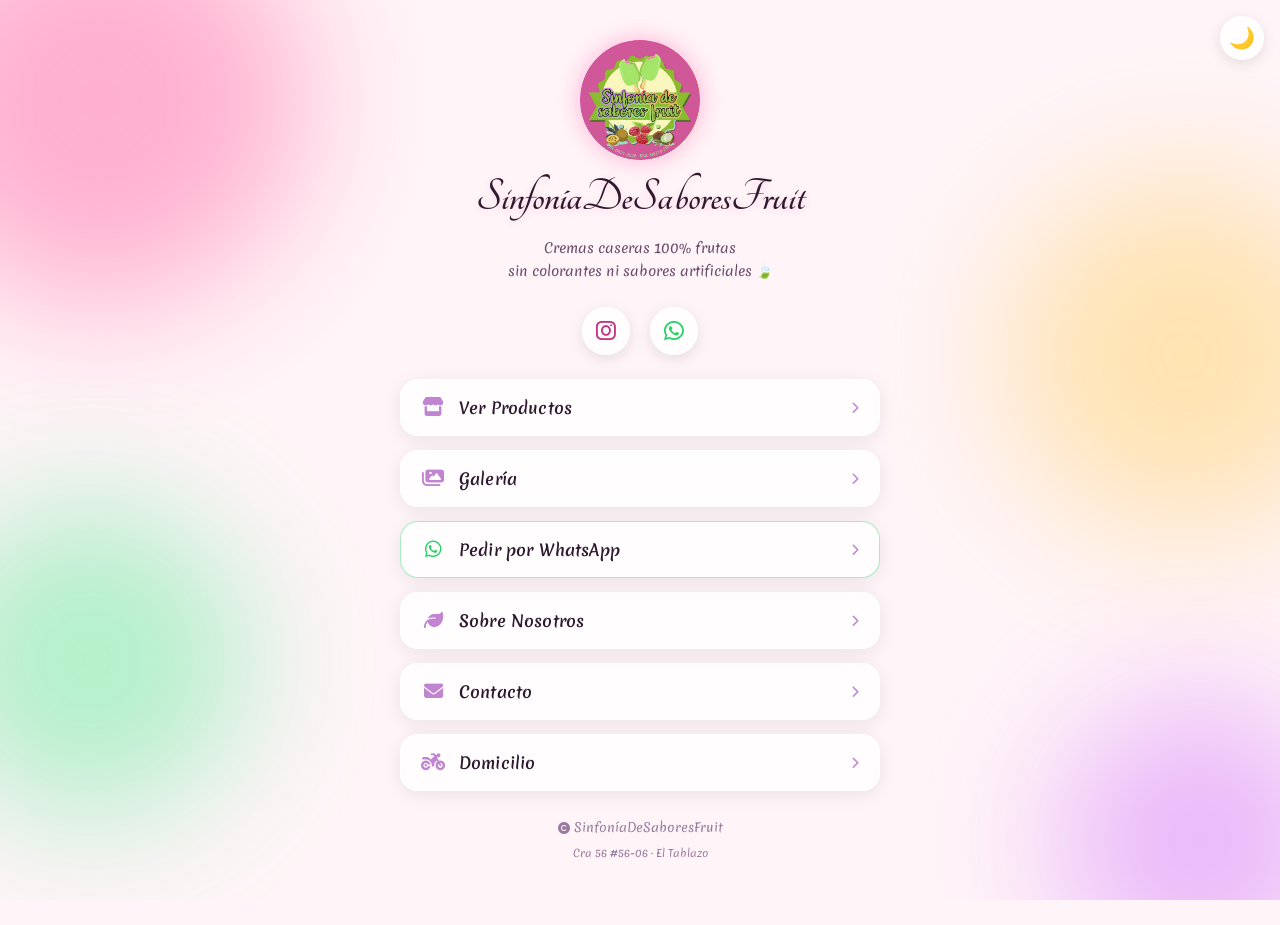
<file: index.html>
<!DOCTYPE html>
<html lang="es">
<head>
<meta charset="UTF-8">
<meta name="viewport" content="width=device-width, initial-scale=1.0">

<!-- ===== SEO BÁSICO ===== -->
<title>Sinfonía De Sabores Fruit | Cremas y Helados Artesanales 100% Naturales</title>
<meta name="description" content="Cremas caseras y helados artesanales 100% de frutas naturales. Sin colorantes ni sabores artificiales. Pedidos a domicilio en El Tablazo. ¡Escríbenos por WhatsApp!">
<meta name="keywords" content="helados artesanales, cremas de frutas, sinfonía de sabores fruit, helados naturales Colombia, cremas artesanales, postres naturales, helados a domicilio, El Tablazo">
<meta name="author" content="Sinfonía De Sabores Fruit">
<meta name="robots" content="index, follow">
<meta name="language" content="Spanish">
<link rel="canonical" href="https://sinfoniadesaboresfruit.com/">

<!-- ===== OPEN GRAPH ===== -->
<meta property="og:type" content="website">
<meta property="og:site_name" content="Sinfonía De Sabores Fruit">
<meta property="og:title" content="Sinfonía De Sabores Fruit | Cremas y Helados Artesanales 100% Naturales">
<meta property="og:description" content="Cremas caseras y helados artesanales 100% de frutas naturales. Sin colorantes ni sabores artificiales. ¡Pedidos a domicilio!">
<meta property="og:url" content="https://sinfoniadesaboresfruit.com/">
<meta property="og:image" content="https://sinfoniadesaboresfruit.com/images/logo.png">
<meta property="og:image:alt" content="Cremas y helados artesanales de Sinfonía De Sabores Fruit">
<meta property="og:image:width" content="1200">
<meta property="og:image:height" content="630">
<meta property="og:locale" content="es_CO">

<!-- ===== TWITTER CARDS ===== -->
<meta name="twitter:card" content="summary_large_image">
<meta name="twitter:title" content="Sinfonía De Sabores Fruit | Helados Artesanales 100% Naturales">
<meta name="twitter:description" content="Cremas caseras y helados artesanales 100% de frutas naturales. Sin colorantes ni sabores artificiales. ¡Pedidos a domicilio!">
<meta name="twitter:image" content="https://sinfoniadesaboresfruit.com/images/logo.png">
<meta name="twitter:image:alt" content="Helados artesanales de frutas naturales">

<!-- ===== GEO ===== -->
<meta name="geo.region" content="CO">
<meta name="geo.placename" content="El Tablazo, Colombia">

<!-- ===== SCHEMA.ORG ===== -->
<script type="application/ld+json">
{
  "@context": "https://schema.org",
  "@type": "FoodEstablishment",
  "name": "Sinfonía De Sabores Fruit",
  "description": "Cremas caseras y helados artesanales 100% de frutas naturales, sin colorantes ni sabores artificiales.",
  "url": "https://sinfoniadesaboresfruit.com/",
  "logo": "https://sinfoniadesaboresfruit.com/images/logo.png",
  "image": "https://sinfoniadesaboresfruit.com/images/logo.png",
  "telephone": "+573128900286",
  "address": {
    "@type": "PostalAddress",
    "streetAddress": "Cra 56 #56-06",
    "addressLocality": "El Tablazo",
    "addressCountry": "CO"
  },
  "sameAs": [
    "https://www.instagram.com/sinfoniadesaboresfruit",
    "https://wa.me/573128900286"
  ]
}
</script>

<!-- ===== FUENTES Y ESTILOS ===== -->
<link rel="preconnect" href="https://fonts.googleapis.com">
<link rel="preconnect" href="https://fonts.gstatic.com" crossorigin>
<link href="https://fonts.googleapis.com/css2?family=Tangerine:wght@400;700&family=Merienda:wght@300..900&display=swap" rel="stylesheet">
<link rel="stylesheet" href="https://cdnjs.cloudflare.com/ajax/libs/font-awesome/6.5.1/css/all.min.css">
<link rel="icon" type="image/png" href="images/logo(2).png">
<link rel="stylesheet" href="linktree.css">
</head>
<body>
<button id="btnDark" type="button" aria-label="Cambiar modo oscuro">🌙</button>
<div class="bg-blobs" aria-hidden="true">
<div class="blob blob1"></div>
<div class="blob blob2"></div>
<div class="blob blob3"></div>
<div class="blob blob4"></div>
</div>
<main class="linktree-container">
<div class="profile-section">
  <div class="avatar-ring">
    <img class="avatar-logo" src="images/logo(2).png" alt="Logo Sinfonía De Sabores Fruit">
  </div>
  <h1 class="brand-name">SinfoníaDeSaboresFruit</h1>
  <p class="brand-tagline">Cremas caseras 100% frutas<br>sin colorantes ni sabores artificiales 🍃</p>
</div>
<div class="redes-sociales">
<a href="https://www.instagram.com/sinfoniadesaboresfruit?igsh=MWtiMGF0dndlY2p5dw==" target="_blank" rel="noopener noreferrer" class="red-icon" aria-label="Visitar Instagram de Sinfonía De Sabores Fruit">
<i class="fa-brands fa-instagram" aria-hidden="true"></i>
</a>
<a href="https://wa.me/573128900286" target="_blank" rel="noopener noreferrer" class="red-icon" aria-label="Contactar por WhatsApp a Sinfonía De Sabores Fruit">
<i class="fa-brands fa-whatsapp" aria-hidden="true"></i>
</a>
</div>
<nav class="links-nav" aria-label="Enlaces principales">
<a href="tienda.html#Productos" class="link-btn" style="--i:0">
<i class="fa-solid fa-store link-icon" aria-hidden="true"></i>
<span class="link-text">Ver Productos</span>
<i class="fa-solid fa-chevron-right link-arrow" aria-hidden="true"></i>
</a>
<a href="tienda.html#Galeria" class="link-btn" style="--i:1">
<i class="fa-solid fa-images link-icon" aria-hidden="true"></i>
<span class="link-text">Galería</span>
<i class="fa-solid fa-chevron-right link-arrow" aria-hidden="true"></i>
</a>
<a href="https://wa.me/573128900286?text=Hola%20👋%20quiero%20hacer%20un%20pedido%20de%20Sinfonía%20De%20Sabores%20Fruit%20🍓" target="_blank" rel="noopener noreferrer" class="link-btn link-whatsapp" style="--i:2">
<i class="fa-brands fa-whatsapp link-icon" aria-hidden="true"></i>
<span class="link-text">Pedir por WhatsApp</span>
<i class="fa-solid fa-chevron-right link-arrow" aria-hidden="true"></i>
</a>
<a href="tienda.html#Sobre-Sinfonia" class="link-btn" style="--i:3">
<i class="fa-solid fa-leaf link-icon" aria-hidden="true"></i>
<span class="link-text">Sobre Nosotros</span>
<i class="fa-solid fa-chevron-right link-arrow" aria-hidden="true"></i>
</a>
<a href="tienda.html#Contacto" class="link-btn" style="--i:4">
<i class="fa-solid fa-envelope link-icon" aria-hidden="true"></i>
<span class="link-text">Contacto</span>
<i class="fa-solid fa-chevron-right link-arrow" aria-hidden="true"></i>
</a>
<a href="form.html#Domicilio" class="link-btn" style="--i:5">
<i class="fa-solid fa-motorcycle link-icon" aria-hidden="true"></i>
<span class="link-text">Domicilio</span>
<i class="fa-solid fa-chevron-right link-arrow" aria-hidden="true"></i>
</a>
</nav>
<footer class="linktree-footer">
<i class="fa-solid fa-copyright" aria-hidden="true"></i> SinfoníaDeSaboresFruit
<br>
<small>Cra 56 #56-06 · El Tablazo</small>
</footer>
</main>
<script>
const btn = document.getElementById('btnDark');
btn.addEventListener('click', () => {
document.body.classList.toggle('dark');
btn.textContent = document.body.classList.contains('dark') ? '☀️' : '🌙';
    });
</script>
</body>
</html>
</file>
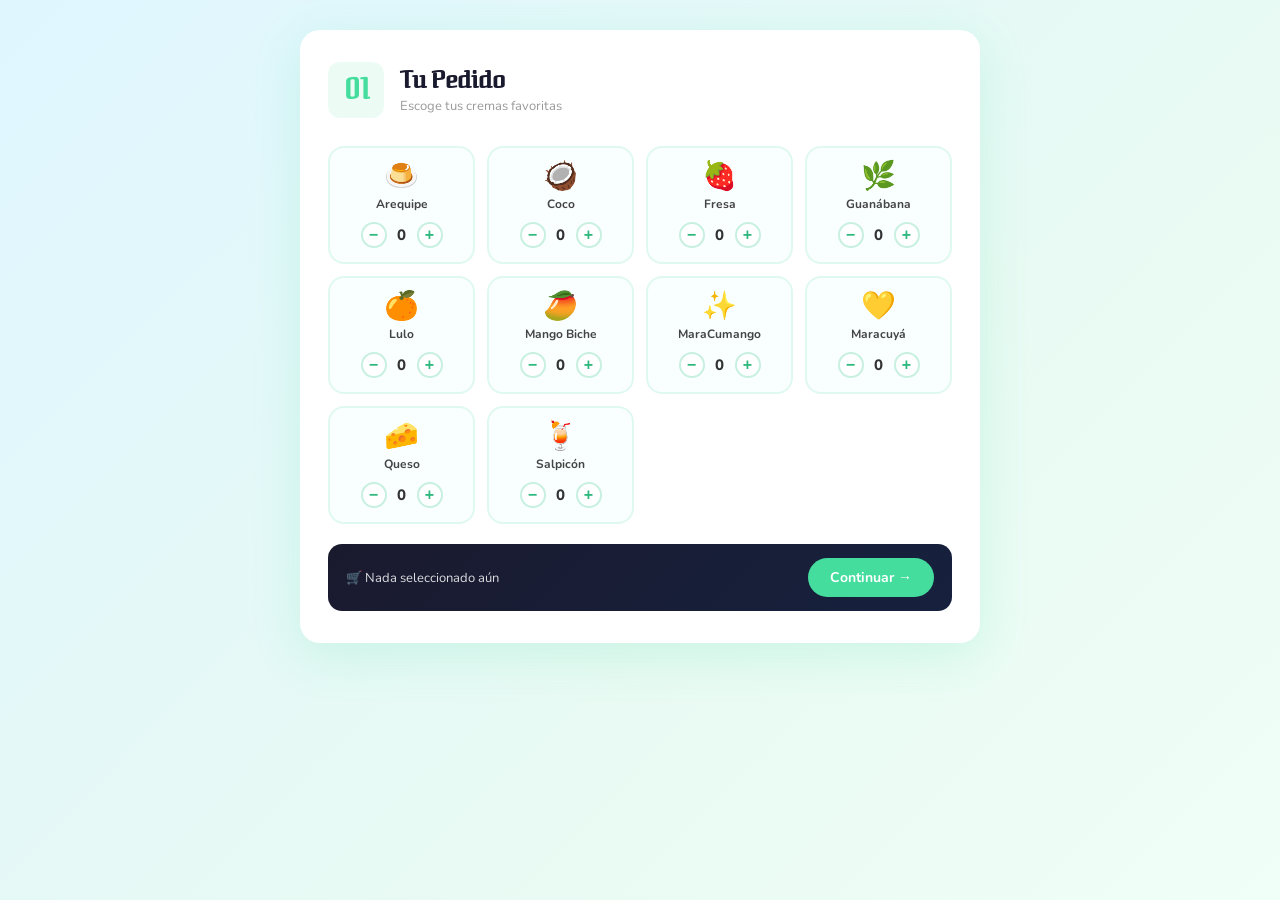
<file: form.html>
<!DOCTYPE html>
<html lang="es">
<head>
    <meta charset="UTF-8">
    <meta name="viewport" content="width=device-width, initial-scale=1.0">
    <link href="https://fonts.googleapis.com/css2?family=Federant&family=Nunito:wght@400;600;700;800&display=swap" rel="stylesheet">
    <link rel="stylesheet" href="https://cdnjs.cloudflare.com/ajax/libs/font-awesome/6.5.1/css/all.min.css">
    <link rel="stylesheet" href="form.css">
    <title>Hacer Pedido — SinfoníaDeSaboresFruit</title>
</head>
<body>

<div class="page-wrapper">

    <div class="step" id="step-1">
        <div class="step-card">
            <div class="step-header">
                <span class="step-badge">01</span>
                <div>
                    <h2>Tu Pedido</h2>
                    <p class="step-sub">Escoge tus cremas favoritas</p>
                </div>
            </div>

            <div class="cremas-grid">
                <div class="crema-item" data-crema="Arequipe">
                    <div class="crema-emoji">🍮</div>
                    <span class="crema-name">Arequipe</span>
                    <div class="crema-counter">
                        <button class="counter-btn minus" onclick="cambiarCantidad(this, -1)">−</button>
                        <span class="counter-val">0</span>
                        <button class="counter-btn plus" onclick="cambiarCantidad(this, 1)">+</button>
                    </div>
                </div>
                <div class="crema-item" data-crema="Coco">
                    <div class="crema-emoji">🥥</div>
                    <span class="crema-name">Coco</span>
                    <div class="crema-counter">
                        <button class="counter-btn minus" onclick="cambiarCantidad(this, -1)">−</button>
                        <span class="counter-val">0</span>
                        <button class="counter-btn plus" onclick="cambiarCantidad(this, 1)">+</button>
                    </div>
                </div>
                <div class="crema-item" data-crema="Fresa">
                    <div class="crema-emoji">🍓</div>
                    <span class="crema-name">Fresa</span>
                    <div class="crema-counter">
                        <button class="counter-btn minus" onclick="cambiarCantidad(this, -1)">−</button>
                        <span class="counter-val">0</span>
                        <button class="counter-btn plus" onclick="cambiarCantidad(this, 1)">+</button>
                    </div>
                </div>
                <div class="crema-item" data-crema="Guanabana">
                    <div class="crema-emoji">🌿</div>
                    <span class="crema-name">Guanábana</span>
                    <div class="crema-counter">
                        <button class="counter-btn minus" onclick="cambiarCantidad(this, -1)">−</button>
                        <span class="counter-val">0</span>
                        <button class="counter-btn plus" onclick="cambiarCantidad(this, 1)">+</button>
                    </div>
                </div>
                <div class="crema-item" data-crema="Lulo">
                    <div class="crema-emoji">🍊</div>
                    <span class="crema-name">Lulo</span>
                    <div class="crema-counter">
                        <button class="counter-btn minus" onclick="cambiarCantidad(this, -1)">−</button>
                        <span class="counter-val">0</span>
                        <button class="counter-btn plus" onclick="cambiarCantidad(this, 1)">+</button>
                    </div>
                </div>
                <div class="crema-item" data-crema="MangoBiche">
                    <div class="crema-emoji">🥭</div>
                    <span class="crema-name">Mango Biche</span>
                    <div class="crema-counter">
                        <button class="counter-btn minus" onclick="cambiarCantidad(this, -1)">−</button>
                        <span class="counter-val">0</span>
                        <button class="counter-btn plus" onclick="cambiarCantidad(this, 1)">+</button>
                    </div>
                </div>
                <div class="crema-item" data-crema="MaraCumango">
                    <div class="crema-emoji">✨</div>
                    <span class="crema-name">MaraCumango</span>
                    <div class="crema-counter">
                        <button class="counter-btn minus" onclick="cambiarCantidad(this, -1)">−</button>
                        <span class="counter-val">0</span>
                        <button class="counter-btn plus" onclick="cambiarCantidad(this, 1)">+</button>
                    </div>
                </div>
                <div class="crema-item" data-crema="Maracuya">
                    <div class="crema-emoji">💛</div>
                    <span class="crema-name">Maracuyá</span>
                    <div class="crema-counter">
                        <button class="counter-btn minus" onclick="cambiarCantidad(this, -1)">−</button>
                        <span class="counter-val">0</span>
                        <button class="counter-btn plus" onclick="cambiarCantidad(this, 1)">+</button>
                    </div>
                </div>
                <div class="crema-item" data-crema="Queso">
                    <div class="crema-emoji">🧀</div>
                    <span class="crema-name">Queso</span>
                    <div class="crema-counter">
                        <button class="counter-btn minus" onclick="cambiarCantidad(this, -1)">−</button>
                        <span class="counter-val">0</span>
                        <button class="counter-btn plus" onclick="cambiarCantidad(this, 1)">+</button>
                    </div>
                </div>
                <div class="crema-item" data-crema="Salpicon">
                    <div class="crema-emoji">🍹</div>
                    <span class="crema-name">Salpicón</span>
                    <div class="crema-counter">
                        <button class="counter-btn minus" onclick="cambiarCantidad(this, -1)">−</button>
                        <span class="counter-val">0</span>
                        <button class="counter-btn plus" onclick="cambiarCantidad(this, 1)">+</button>
                    </div>
                </div>
            </div>

            <div class="resumen-bar" id="resumen-bar">
                <span id="resumen-texto">🛒 Nada seleccionado aún</span>
                <button class="btn-siguiente" onclick="irPaso2()">Continuar →</button>
            </div>
        </div>
    </div>

    <div class="step hidden" id="step-2">
        <div class="step-card">
            <button class="btn-back" onclick="irPaso1()">← Volver</button>

            <div class="step-header">
                <span class="step-badge">02</span>
                <div>
                    <h2>Datos de Entrega</h2>
                    <p class="step-sub">¿Dónde te llevamos tu pedido?</p>
                </div>
            </div>

            <div class="pedido-resumen" id="pedido-resumen-display"></div>

            <form id="form-pedido" onsubmit="enviarPedido(event)">
                <div class="input-wrapper">
                    <i class="fa-solid fa-user"></i>
                    <input type="text" id="nombre" placeholder="Nombre y Apellidos" required>
                </div>
                <div class="input-wrapper">
                    <i class="fa-solid fa-envelope"></i>
                    <input type="email" id="correo" placeholder="Correo electrónico" required>
                </div>
                <div class="input-wrapper">
                    <i class="fa-solid fa-phone"></i>
                    <input type="tel" id="telefono" placeholder="Teléfono / WhatsApp" required>
                </div>
                <div class="input-wrapper">
                    <i class="fa-solid fa-map-marker-alt"></i>
                    <input type="text" id="direccion" placeholder="Dirección de entrega" required>
                </div>

                <div class="select-group">
                    <div class="select-box">
                        <label for="Ciudad">Ciudad</label>
                        <select id="Ciudad" required>
                            <option value="" disabled selected>Selecciona...</option>
                            <option value="medellin">Medellín</option>
                        </select>
                    </div>
                    <div class="select-box">
                        <label for="Comuna">Comuna</label>
                        <select id="Comuna">
                            <option value="poblado">Poblado</option>
                            <option value="belen">Belén</option>
                            <option value="laureles">Laureles</option>
                            <option value="popular">Popular</option>
                            <option value="santa_cruz">Santa Cruz</option>
                            <option value="robledo">Robledo</option>
                            <option value="aranjuez">Aranjuez</option>
                            <option value="la_america">La América</option>
                        </select>
                    </div>
                </div>

                <div class="form-footer">
                    <a href="#">Términos y condiciones</a>
                    <button class="btn-enviar" type="submit" id="btn-enviar">
                        <span id="btn-texto">Enviar Pedido 🚀</span>
                    </button>
                </div>
            </form>
        </div>
    </div>

    <div class="step hidden" id="step-3">
        <div class="step-card success-card">
            <div class="success-icon">🎉</div>
            <h2>¡Pedido Enviado!</h2>
            <p id="success-msg">Tu pedido ha sido registrado. Te contactaremos pronto.</p>
            <button class="btn-enviar" onclick="reiniciar()" style="margin-top:24px">Hacer otro pedido</button>
        </div>
    </div>

</div>

<script src="form.js"></script>
</body>
</html>
</file>
<file: linktree.css>
*, *::before, *::after {
box-sizing: border-box;
margin: 0;
padding: 0;
}

html {
scroll-behavior: smooth;
}

body {
min-height: 100vh;
background: #fff5f8;
display: flex;
justify-content: center;
align-items: flex-start;
padding: 40px 16px 60px;
font-family: 'Merienda', sans-serif;
position: relative;
overflow-x: hidden;
transition: background 0.4s ease, color 0.4s ease;
}

.bg-blobs {
position: fixed;
inset: 0;
z-index: 0;
pointer-events: none;
overflow: hidden;
}

.blob {
position: absolute;
border-radius: 50%;
filter: blur(70px);
opacity: 0.45;
animation: flotar 8s ease-in-out infinite alternate;
}

.blob1 {
width: 400px; height: 400px;
background: radial-gradient(circle, #ff6eb4, #ff3a7a);
top: -100px; left: -100px;
animation-duration: 9s;
}

.blob2 {
width: 350px; height: 350px;
background: radial-gradient(circle, #ffe066, #ffb347);
top: 20%; right: -80px;
animation-duration: 11s;
animation-delay: -3s;
}

.blob3 {
width: 300px; height: 300px;
background: radial-gradient(circle, #7effa0, #00c96e);
bottom: 10%; left: -60px;
animation-duration: 13s;
animation-delay: -6s;
}

.blob4 {
width: 280px; height: 280px;
background: radial-gradient(circle, #c084fc, #e040fb);
bottom: -80px; right: -60px;
animation-duration: 10s;
animation-delay: -2s;
}

@keyframes flotar {
from { transform: translate(0, 0) scale(1); }
to   { transform: translate(30px, 40px) scale(1.1); }
}

.linktree-container {
position: relative;
z-index: 1;
width: 100%;
max-width: 480px;
display: flex;
flex-direction: column;
align-items: center;
gap: 24px;
}

.profile-section {
display: flex;
flex-direction: column;
align-items: center;
gap: 12px;
animation: entrar 0.7s ease both;
}

.avatar-ring {
width: 120px;
height: 120px;
border-radius: 50%;
background: conic-gradient(#ff6eb4, #ffb347, #7effa0, #c084fc, #ff6eb4);
padding: 0;
overflow: hidden;
box-shadow: 0 0 25px rgba(255, 110, 180, 0.5);
}

.avatar-logo {
width: 100%;
height: 100%;
border-radius: 50%;
object-fit: cover;
display: block;
}

.brand-name {
font-family: 'Tangerine', cursive;
font-size: 3rem;
font-weight: 700;
color: #2d1a2e;
text-align: center;
text-shadow: 0 2px 8px rgba(255, 110, 180, 0.3);
line-height: 1.1;
transition: color 0.4s ease;
}

.brand-tagline {
font-family: 'Merienda', sans-serif;
font-size: 0.85rem;
color: #6b4c6e;
text-align: center;
line-height: 1.7;
transition: color 0.4s ease;
}

.redes-sociales {
display: flex;
gap: 20px;
animation: entrar 0.7s ease 0.2s both;
}

.red-icon {
width: 48px;
height: 48px;
border-radius: 50%;
background: rgba(255, 255, 255, 0.8);
backdrop-filter: blur(10px);
display: flex;
align-items: center;
justify-content: center;
font-size: 1.4rem;
text-decoration: none;
color: #2d1a2e;
box-shadow: 0 4px 15px rgba(0,0,0,0.1);
border: 1.5px solid rgba(255,255,255,0.6);
transition: transform 0.3s ease, box-shadow 0.3s ease;
}

.red-icon:hover {
transform: translateY(-4px) scale(1.1);
box-shadow: 0 8px 25px rgba(255, 110, 180, 0.4);
}

.red-icon .fa-instagram { color: #c13584; }
.red-icon .fa-whatsapp  { color: #25d366; }

.links-nav {
width: 100%;
display: flex;
flex-direction: column;
gap: 14px;
}

.link-btn {
display: flex;
align-items: center;
gap: 14px;
width: 100%;
padding: 16px 20px;
border-radius: 18px;
background: rgba(255, 255, 255, 0.75);
backdrop-filter: blur(14px);
border: 1.5px solid rgba(255, 255, 255, 0.9);
text-decoration: none;
color: #2d1a2e;
font-family: 'Merienda', sans-serif;
font-size: 1rem;
font-weight: 600;
box-shadow: 0 4px 20px rgba(0,0,0,0.08);
position: relative;
overflow: hidden;
transition: transform 0.25s ease, box-shadow 0.25s ease, background 0.25s ease;
animation: entrar 0.6s ease calc(var(--i) * 0.1s + 0.3s) both;
}

.link-btn::before {
content: '';
position: absolute;
inset: 0;
background: linear-gradient(135deg, rgba(255,110,180,0.12), rgba(255,179,71,0.12));
opacity: 0;
transition: opacity 0.3s ease;
border-radius: inherit;
}

.link-btn:hover::before { opacity: 1; }

.link-btn:hover {
transform: translateY(-3px) scale(1.02);
box-shadow:
    0 8px 30px rgba(255, 110, 180, 0.25),
    0 0 0 2px rgba(255, 110, 180, 0.3);
background: rgba(255, 255, 255, 0.9);
}

.link-btn:active {
transform: scale(0.98);
}

.link-whatsapp {
border-color: rgba(37, 211, 102, 0.4);
}

.link-whatsapp:hover {
box-shadow:
    0 8px 30px rgba(37, 211, 102, 0.25),
    0 0 0 2px rgba(37, 211, 102, 0.3);
}

.link-icon {
font-size: 1.2rem;
flex-shrink: 0;
width: 24px;
text-align: center;
color: #c084d0;
transition: color 0.3s ease;
}

.link-whatsapp .link-icon {
color: #25d366;
}

.link-btn:hover .link-icon {
color: #ff6eb4;
}

.link-whatsapp:hover .link-icon {
color: #1ebe5c;
}

.link-text {
flex: 1;
letter-spacing: 0.01em;
}

.link-arrow {
font-size: 0.75rem;
color: #c084d0;
transition: transform 0.3s ease;
flex-shrink: 0;
}

.link-btn:hover .link-arrow {
transform: translateX(4px);
}

.linktree-footer {
font-family: 'Merienda', sans-serif;
font-size: 0.78rem;
color: #9a7a9e;
text-align: center;
line-height: 2;
animation: entrar 0.6s ease 0.9s both;
transition: color 0.4s ease;
}

@keyframes entrar {
from { opacity: 0; transform: translateY(20px); }
to   { opacity: 1; transform: translateY(0); }
}

#btnDark {
position: fixed;
top: 16px;
right: 16px;
background: rgba(255, 255, 255, 0.8);
border: none;
border-radius: 50%;
width: 44px;
height: 44px;
font-size: 1.3rem;
cursor: pointer;
z-index: 999;
backdrop-filter: blur(10px);
box-shadow: 0 4px 15px rgba(0,0,0,0.1);
transition: transform 0.3s ease, background 0.4s ease;
}

#btnDark:hover {
transform: scale(1.1);
}

body.dark {
background: #1a0a1e;
}

body.dark .brand-name,
body.dark .brand-tagline,
body.dark .linktree-footer {
color: #f0e0ff;
}

body.dark .red-icon {
background: rgba(255, 255, 255, 0.1);
color: #f0e0ff;
border-color: rgba(255,255,255,0.2);
}

body.dark .link-btn {
background: rgba(255, 255, 255, 0.08);
color: #f0e0ff;
border-color: rgba(255, 255, 255, 0.15);
}

body.dark .link-btn:hover {
background: rgba(255, 255, 255, 0.14);
box-shadow:
    0 8px 30px rgba(255, 110, 180, 0.2),
    0 0 0 2px rgba(255, 110, 180, 0.25);
}

body.dark .link-whatsapp:hover {
box-shadow:
    0 8px 30px rgba(37, 211, 102, 0.2),
    0 0 0 2px rgba(37, 211, 102, 0.25);
}

body.dark .link-icon,
body.dark .link-arrow {
color: #e0aaff;
}

body.dark .link-whatsapp .link-icon {
color: #25d366;
}

body.dark #btnDark {
background: rgba(0, 0, 0, 0.4);
color: #fff;
}

@media (max-width: 480px) {
body {
    padding: 30px 12px 50px;
}

.brand-name {
    font-size: 2.4rem;
}

.avatar-ring {
    width: 95px;
    height: 95px;
}

.link-btn {
    padding: 14px 16px;
    font-size: 0.92rem;
}

.link-icon {
    font-size: 1.05rem;
}
}
</file>
<file: form.css>
:root {
    --verde: #44dd9e;
    --verde-dark: #2fb87e;
    --azul: #4eaffd;
    --turquesa: #5beefecc;
    --bg: linear-gradient(135deg, #dff6ff 0%, #e8faf3 60%, #f0fff8 100%);
    --white: #ffffff;
    --card-shadow: 0 12px 48px rgba(68, 221, 158, 0.18);
    --radius: 20px;
}

*, *::before, *::after { box-sizing: border-box; margin: 0; padding: 0; }

body {
    font-family: 'Nunito', sans-serif;
    min-height: 100vh;
    background: var(--bg);
    display: flex;
    justify-content: center;
    align-items: flex-start;
    padding: 30px 16px 60px;
}

.page-wrapper {
    width: 100%;
    max-width: 680px;
}

.step { animation: fadeIn 0.35s ease; }
.hidden { display: none !important; }

@keyframes fadeIn {
    from { opacity: 0; transform: translateY(16px); }
    to   { opacity: 1; transform: translateY(0); }
}

.step-card {
    background: var(--white);
    border-radius: var(--radius);
    padding: 32px 28px;
    box-shadow: var(--card-shadow);
    position: relative;
}

.step-header {
    display: flex;
    align-items: center;
    gap: 16px;
    margin-bottom: 28px;
}

.step-badge {
    font-family: 'Federant', sans-serif;
    font-size: 28px;
    font-weight: 800;
    color: var(--verde);
    background: rgba(68, 221, 158, 0.1);
    border-radius: 12px;
    width: 56px;
    height: 56px;
    display: flex;
    align-items: center;
    justify-content: center;
    flex-shrink: 0;
}

.step-header h2 {
    font-family: 'Federant', sans-serif;
    font-size: 24px;
    color: #1a1a2e;
}

.step-sub {
    font-size: 13px;
    color: #999;
    margin-top: 2px;
}

.cremas-grid {
    display: grid;
    grid-template-columns: repeat(auto-fill, minmax(120px, 1fr));
    gap: 12px;
    margin-bottom: 20px;
}

.crema-item {
    background: #f8fffe;
    border: 2px solid #e0f9f0;
    border-radius: 16px;
    padding: 14px 10px;
    display: flex;
    flex-direction: column;
    align-items: center;
    gap: 6px;
    transition: border-color 0.2s, box-shadow 0.2s, transform 0.15s;
    cursor: default;
}

.crema-item.activa {
    border-color: var(--verde);
    box-shadow: 0 0 0 3px rgba(68, 221, 158, 0.15);
    transform: translateY(-2px);
    background: #f0fff8;
}

.crema-emoji {
    font-size: 28px;
    line-height: 1;
}

.crema-name {
    font-size: 12px;
    font-weight: 700;
    color: #444;
    text-align: center;
}

.crema-counter {
    display: flex;
    align-items: center;
    gap: 6px;
    margin-top: 4px;
}

.counter-btn {
    width: 26px;
    height: 26px;
    border-radius: 50%;
    border: 2px solid #c8f0e0;
    background: white;
    color: var(--verde-dark);
    font-size: 16px;
    font-weight: 800;
    cursor: pointer;
    display: flex;
    align-items: center;
    justify-content: center;
    line-height: 1;
    transition: background 0.15s, border-color 0.15s;
    padding: 0;
}

.counter-btn:hover {
    background: var(--verde);
    border-color: var(--verde);
    color: white;
}

.counter-val {
    font-size: 15px;
    font-weight: 800;
    color: #333;
    min-width: 18px;
    text-align: center;
}

.resumen-bar {
    background: linear-gradient(135deg, #1a1a2e, #16213e);
    border-radius: 14px;
    padding: 14px 18px;
    display: flex;
    align-items: center;
    justify-content: space-between;
    gap: 12px;
    flex-wrap: wrap;
}

#resumen-texto {
    font-size: 13px;
    color: rgba(255,255,255,0.85);
    flex: 1;
}

.btn-siguiente {
    padding: 10px 22px;
    background: var(--verde);
    color: #fff;
    font-weight: 700;
    font-size: 14px;
    border: none;
    border-radius: 50px;
    cursor: pointer;
    transition: background 0.2s, transform 0.15s;
    font-family: 'Nunito', sans-serif;
    white-space: nowrap;
}

.btn-siguiente:hover {
    background: var(--verde-dark);
    transform: translateY(-1px);
}

.btn-back {
    background: none;
    border: none;
    color: var(--azul);
    font-size: 14px;
    font-weight: 700;
    cursor: pointer;
    margin-bottom: 20px;
    font-family: 'Nunito', sans-serif;
    padding: 0;
}

.btn-back:hover { color: var(--verde-dark); }

.pedido-resumen {
    background: linear-gradient(135deg, rgba(68,221,158,0.08), rgba(91,238,254,0.08));
    border: 1.5px solid rgba(68,221,158,0.25);
    border-radius: 14px;
    padding: 14px 18px;
    margin-bottom: 22px;
    font-size: 13px;
    color: #444;
    line-height: 1.8;
}

.pedido-resumen strong {
    color: var(--verde-dark);
    font-size: 12px;
    text-transform: uppercase;
    letter-spacing: 0.5px;
    display: block;
    margin-bottom: 6px;
}


.input-wrapper {
    position: relative;
    margin-bottom: 14px;
}

.input-wrapper i {
    position: absolute;
    top: 50%;
    left: 14px;
    transform: translateY(-50%);
    color: var(--verde);
    font-size: 15px;
    pointer-events: none;
}

.input-wrapper input {
    width: 100%;
    padding: 13px 14px 13px 40px;
    border-radius: 50px;
    border: 1.5px solid #b2f0dc;
    background: #f8fffe;
    color: #333;
    font-size: 14px;
    font-family: 'Nunito', sans-serif;
    outline: none;
    transition: border-color 0.2s, box-shadow 0.2s;
}

.input-wrapper input:focus {
    border-color: var(--verde);
    box-shadow: 0 0 0 3px rgba(68, 221, 158, 0.15);
}

.input-wrapper input::placeholder { color: #aaccd8; }

.select-group {
    display: grid;
    grid-template-columns: 1fr 1fr;
    gap: 12px;
    margin-bottom: 18px;
}

.select-box { display: flex; flex-direction: column; gap: 5px; }

.select-box label {
    font-size: 11px;
    font-weight: 800;
    color: var(--verde-dark);
    padding-left: 10px;
    text-transform: uppercase;
    letter-spacing: 0.5px;
}

.select-box select {
    width: 100%;
    padding: 12px 36px 12px 14px;
    border-radius: 50px;
    border: 1.5px solid #b2f0dc;
    background: #f8fffe;
    color: var(--azul);
    font-size: 14px;
    font-family: 'Nunito', sans-serif;
    outline: none;
    cursor: pointer;
    appearance: none;
    background-image: url("data:image/svg+xml,%3Csvg xmlns='http://www.w3.org/2000/svg' width='12' height='8' viewBox='0 0 12 8'%3E%3Cpath d='M1 1l5 5 5-5' stroke='%2344dd9e' stroke-width='2' fill='none' stroke-linecap='round'/%3E%3C/svg%3E");
    background-repeat: no-repeat;
    background-position: right 14px center;
}

.select-box select:focus {
    border-color: var(--verde);
    box-shadow: 0 0 0 3px rgba(68,221,158,0.15);
}

.form-footer {
    display: flex;
    align-items: center;
    justify-content: space-between;
    flex-wrap: wrap;
    gap: 12px;
}

.form-footer a {
    font-size: 13px;
    color: var(--azul);
    text-decoration: none;
}

.form-footer a:hover { color: var(--verde-dark); }

.btn-enviar {
    padding: 13px 30px;
    font-size: 14px;
    font-weight: 800;
    font-family: 'Nunito', sans-serif;
    color: #fff;
    text-transform: uppercase;
    letter-spacing: 0.5px;
    cursor: pointer;
    border: 0;
    border-radius: 50px;
    background: linear-gradient(135deg, #5beefe 0%, #44dd9e 100%);
    box-shadow: 0 4px 18px rgba(68,221,158,0.35);
    transition: transform 0.15s, box-shadow 0.15s;
}

.btn-enviar:hover {
    transform: translateY(-2px);
    box-shadow: 0 6px 24px rgba(68,221,158,0.45);
}

.btn-enviar:disabled {
    opacity: 0.6;
    cursor: not-allowed;
    transform: none;
}

.success-card {
    text-align: center;
    padding: 60px 28px;
}

.success-icon {
    font-size: 64px;
    margin-bottom: 20px;
    animation: bounce 0.6s ease;
}

@keyframes bounce {
    0%   { transform: scale(0.5); opacity: 0; }
    70%  { transform: scale(1.15); }
    100% { transform: scale(1); opacity: 1; }
}

.success-card h2 {
    font-family: 'Federant', sans-serif;
    font-size: 28px;
    color: #1a1a2e;
    margin-bottom: 10px;
}

.success-card p {
    color: #777;
    font-size: 15px;
    line-height: 1.6;
}

@media (max-width: 500px) {
    .step-card { padding: 24px 18px; }

    .cremas-grid { grid-template-columns: repeat(2, 1fr); }

    .select-group { grid-template-columns: 1fr; }

    .form-footer { flex-direction: column; align-items: stretch; text-align: center; }

    .btn-enviar { width: 100%; }

    .resumen-bar { flex-direction: column; align-items: stretch; text-align: center; }

    .btn-siguiente { width: 100%; }
}
</file>
